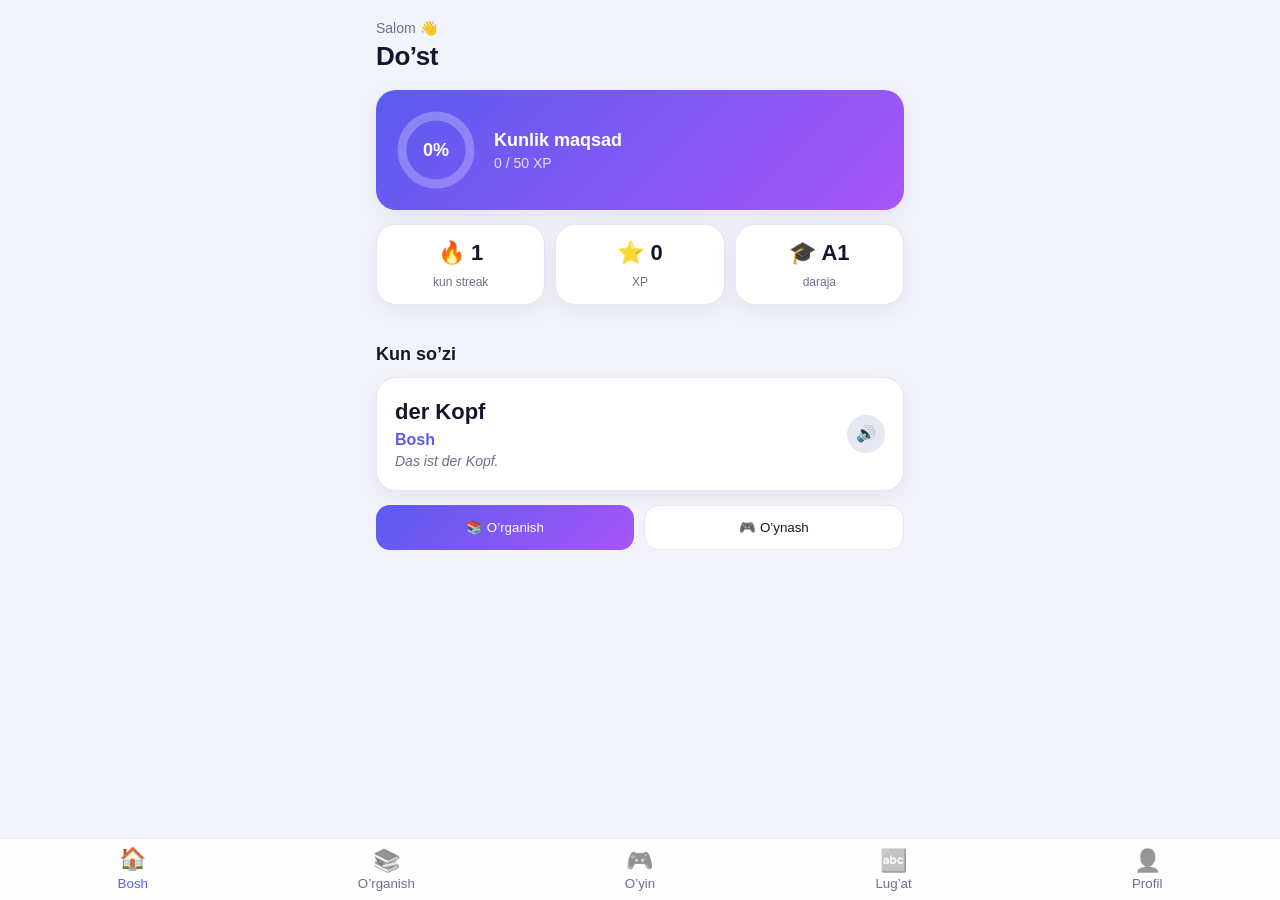
<file: index.html>
<!DOCTYPE html>
<html lang="uz">
<head>
<meta charset="UTF-8">
<meta name="viewport" content="width=device-width, initial-scale=1, viewport-fit=cover">
<meta name="theme-color" content="#5b5bf0">
<title>DeutschPower</title>
<script src="https://telegram.org/js/telegram-web-app.js"></script>
<style>
:root{
  --bg:#f3f4fb;--card:#fff;--ink:#14162b;--mute:#6b7089;--line:#e5e7f2;--nav:rgba(255,255,255,.88);
  --acc:#5b5bf0;--acc2:#a855f7;--gold:#f5b50a;--ok:#10b981;--bad:#ef4444;--shadow:0 6px 24px rgba(40,40,100,.08);
  box-sizing:border-box;
}
@media (prefers-color-scheme: dark){
  :root:not([data-theme="light"]){--bg:#0d0f1a;--card:#171a2c;--ink:#eef0ff;--mute:#9aa0bf;--line:#262a42;--nav:rgba(23,26,44,.88);--shadow:0 6px 24px rgba(0,0,0,.35)}
}
:root[data-theme="dark"]{--bg:#0d0f1a;--card:#171a2c;--ink:#eef0ff;--mute:#9aa0bf;--line:#262a42;--nav:rgba(23,26,44,.88);--shadow:0 6px 24px rgba(0,0,0,.35)}
*,*::before,*::after{box-sizing:border-box;-webkit-tap-highlight-color:transparent}
html,body{margin:0;background:var(--bg);color:var(--ink);font-family:-apple-system,BlinkMacSystemFont,'Segoe UI',Roboto,'Helvetica Neue',sans-serif;line-height:1.45}
body{padding-top:env(safe-area-inset-top,0px)}
#view{max-width:560px;margin:0 auto;padding:18px 16px calc(96px + env(safe-area-inset-bottom,0px))}
h1{font-size:26px;margin:0;letter-spacing:-.4px}
h2{font-size:18px;margin:22px 0 10px}
.mute{color:var(--mute);font-size:14px}
.card{background:var(--card);border-radius:20px;padding:18px;box-shadow:var(--shadow);margin-bottom:14px;border:1px solid var(--line)}
.hero{background:linear-gradient(135deg,var(--acc),var(--acc2));color:#fff;border:0;display:flex;align-items:center;gap:16px}
.hero .mute{color:rgba(255,255,255,.8)}
.row{display:flex;gap:10px}.row>*{flex:1}
.stat{text-align:center;padding:12px 6px}.stat b{display:block;font-size:22px}.stat span{font-size:12px;color:var(--mute)}
.btn{border:0;border-radius:14px;padding:14px 16px;font:600 16px inherit;font-family:inherit;cursor:pointer;color:#fff;background:linear-gradient(135deg,var(--acc),var(--acc2));width:100%}
.btn.sec{background:var(--card);color:var(--ink);border:1px solid var(--line)}
.btn.ok{background:var(--ok)}.btn.bad{background:var(--bad)}
.btn:active{transform:scale(.98)}
.chips{display:flex;gap:8px;overflow-x:auto;padding:2px 0 10px;scrollbar-width:none}
.chip{border:1px solid var(--line);background:var(--card);color:var(--ink);border-radius:99px;padding:7px 16px;font:600 14px inherit;font-family:inherit;white-space:nowrap;cursor:pointer}
.chip.on{background:var(--acc);border-color:var(--acc);color:#fff}
.flash{min-height:240px;display:flex;flex-direction:column;justify-content:center;align-items:center;text-align:center;cursor:pointer;gap:8px}
.flash .de{font-size:32px;font-weight:800;letter-spacing:-.5px}
.flash .uz{font-size:24px;color:var(--acc);font-weight:700}
.flash .ex{color:var(--mute);font-style:italic}
.bar{height:8px;background:var(--line);border-radius:99px;overflow:hidden}.bar>i{display:block;height:100%;background:linear-gradient(90deg,var(--acc),var(--acc2));border-radius:99px;transition:width .4s}
.opt{display:block;width:100%;text-align:left;margin-bottom:10px;padding:15px 16px;border-radius:14px;border:2px solid var(--line);background:var(--card);color:var(--ink);font:600 16px inherit;font-family:inherit;cursor:pointer}
.opt.right{border-color:var(--ok);background:color-mix(in srgb,var(--ok) 15%,var(--card))}
.opt.wrong{border-color:var(--bad);background:color-mix(in srgb,var(--bad) 15%,var(--card))}
.q{font-size:24px;font-weight:800;text-align:center;margin:10px 0 18px}
.timer{height:6px;background:var(--line);border-radius:99px;overflow:hidden;margin-bottom:6px}.timer>i{display:block;height:100%;width:100%;background:var(--gold)}
.mode{display:flex;gap:14px;align-items:center;cursor:pointer}.mode .ic{font-size:34px}
.w{display:flex;align-items:center;gap:10px;padding:12px 4px;border-bottom:1px solid var(--line);cursor:pointer}
.w:last-child{border:0}.w .t{flex:1}.w b{display:block}.w small{color:var(--mute)}
.icon{border:0;background:var(--line);color:var(--ink);width:38px;height:38px;border-radius:50%;font-size:16px;cursor:pointer}
input.search{width:100%;padding:13px 16px;border-radius:14px;border:1px solid var(--line);background:var(--card);color:var(--ink);font:16px inherit;font-family:inherit;margin-bottom:10px}
nav{position:fixed;left:0;right:0;bottom:0;display:flex;justify-content:space-around;background:var(--nav);backdrop-filter:blur(16px);-webkit-backdrop-filter:blur(16px);border-top:1px solid var(--line);padding:8px 6px calc(8px + env(safe-area-inset-bottom,0px))}
nav button{flex:1;border:0;background:none;color:var(--mute);font:600 11px inherit;font-family:inherit;display:flex;flex-direction:column;align-items:center;gap:2px;cursor:pointer}
nav button span{font-size:22px;filter:grayscale(1);opacity:.7;transition:.2s}
nav button.on{color:var(--acc)}nav button.on span{filter:none;opacity:1;transform:translateY(-2px)}
.pop{animation:pop .35s ease}@keyframes pop{from{transform:scale(.94);opacity:0}to{transform:none;opacity:1}}
.big{font-size:56px;text-align:center}
:focus-visible{outline:3px solid var(--gold);outline-offset:2px}
@media (prefers-reduced-motion:reduce){*{animation:none!important;transition:none!important}}
</style>
</head>
<body>
<main id="view"></main>
<nav id="nav" aria-label="Asosiy menyu"></nav>
<script>
const tg=window.Telegram&&window.Telegram.WebApp;
if(tg){tg.ready();tg.expand();if(tg.colorScheme)document.documentElement.dataset.theme=tg.colorScheme;}
const $=s=>document.querySelector(s);
const esc=s=>String(s).replace(/[&<>"]/g,c=>({'&':'&amp;','<':'&lt;','>':'&gt;','"':'&quot;'}[c]));
const hap=t=>{try{tg&&tg.HapticFeedback&&(t==='ok'||t==='bad'?tg.HapticFeedback.notificationOccurred(t==='ok'?'success':'error'):tg.HapticFeedback.impactOccurred('light'))}catch(e){}};
const GOAL=50, RANKS=[[0,'🌱 Anfänger'],[100,'🔍 Entdecker'],[500,'⚡ Profi'],[1500,'👑 Meister']];
let V={A1:[['das Wasser','Suv','Ich trinke Wasser.'],['das Brot','Non','Das Brot ist frisch.'],['die Tür','Eshik','Die Tür ist offen.'],['der Tisch','Stol','Der Tisch ist neu.'],['das Haus','Uy','Das Haus ist groß.']]};
fetch('vocab.json').then(r=>r.json()).then(j=>{V=j;go(tab)}).catch(()=>{});

/* ---------- holat (localStorage) ---------- */
const DEF={xp:0,streak:0,last:'',level:'A1',ok:0,total:0,dxp:0,dday:'',known:{}};
const day=()=>new Date().toISOString().slice(0,10);
let S;try{S=Object.assign({},DEF,JSON.parse(localStorage.getItem('dp5')||'{}'))}catch(e){S=Object.assign({},DEF)}
const save=()=>{try{localStorage.setItem('dp5',JSON.stringify(S))}catch(e){}};
(function(){const t=day(),y=new Date(Date.now()-864e5).toISOString().slice(0,10);
  if(S.last!==t){S.streak=S.last===y?S.streak+1:1;S.last=t}
  if(S.dday!==t){S.dday=t;S.dxp=0}save()})();
function addXp(n,ok){S.xp+=n;S.dxp+=n;if(ok!==undefined){S.total++;if(ok)S.ok++}save()}
const rank=x=>RANKS.filter(r=>x>=r[0]).pop()[1];
const nextRank=x=>{const lo=RANKS.filter(r=>x>=r[0]).pop()[0],hi=(RANKS.find(r=>r[0]>x)||[null])[0];return hi===null?[1,null]:[(x-lo)/(hi-lo),hi]};
const words=()=>V[S.level]||V.A1;
const speak=t=>{try{speechSynthesis.cancel();const u=new SpeechSynthesisUtterance(t);u.lang='de-DE';u.rate=.9;speechSynthesis.speak(u)}catch(e){}};
const shuffle=a=>{a=a.slice();for(let i=a.length-1;i>0;i--){const j=Math.random()*(i+1)|0;[a[i],a[j]]=[a[j],a[i]]}return a};
const name=()=>(tg&&tg.initDataUnsafe&&tg.initDataUnsafe.user&&tg.initDataUnsafe.user.first_name)||'Do’st';
const chips=(cur,fn)=>`<div class="chips">${Object.keys(V).map(l=>`<button class="chip ${l===cur?'on':''}" onclick="${fn}('${l}')">${l}</button>`).join('')}</div>`;

/* ---------- navigatsiya ---------- */
const TABS=[['home','🏠','Bosh'],['learn','📚','O’rganish'],['game','🎮','O’yin'],['vocab','🔤','Lug’at'],['me','👤','Profil']];
let tab='home';
function go(t){tab=t;
  $('#nav').innerHTML=TABS.map(x=>`<button class="${x[0]===t?'on':''}" onclick="go('${x[0]}')" aria-label="${x[2]}"><span>${x[1]}</span>${x[2]}</button>`).join('');
  ({home,learn,game,vocab,me})[t]();window.scrollTo(0,0);hap()}
const view=h=>{$('#view').innerHTML=`<div class="pop">${h}</div>`};

/* ---------- Bosh ---------- */
function home(){
  const p=Math.min(S.dxp/GOAL,1),C=2*Math.PI*34,w=words(),dw=w[(parseInt(day().replace(/-/g,''))%w.length)];
  view(`<div class="mute">Salom 👋</div><h1>${esc(name())}</h1><div style="height:14px"></div>
  <div class="card hero"><svg width="84" height="84" viewBox="0 0 84 84" aria-hidden="true"><circle cx="42" cy="42" r="34" fill="none" stroke="rgba(255,255,255,.25)" stroke-width="9"/><circle cx="42" cy="42" r="34" fill="none" stroke="#fff" stroke-width="9" stroke-linecap="round" stroke-dasharray="${C}" stroke-dashoffset="${C*(1-p)}" transform="rotate(-90 42 42)"/><text x="42" y="48" text-anchor="middle" fill="#fff" font-size="18" font-weight="800">${Math.round(p*100)}%</text></svg>
  <div><b style="font-size:18px">${p>=1?'Maqsad bajarildi! 🎉':'Kunlik maqsad'}</b><div class="mute">${Math.min(S.dxp,GOAL)} / ${GOAL} XP</div></div></div>
  <div class="row"><div class="card stat"><b>🔥 ${S.streak}</b><span>kun streak</span></div><div class="card stat"><b>⭐ ${S.xp}</b><span>XP</span></div><div class="card stat"><b>🎓 ${S.level}</b><span>daraja</span></div></div>
  <h2>Kun so’zi</h2><div class="card"><div style="display:flex;align-items:center;gap:10px"><div style="flex:1"><b style="font-size:22px">${esc(dw[0])}</b><div style="color:var(--acc);font-weight:700">${esc(dw[1])}</div><div class="mute"><i>${esc(dw[2])}</i></div></div><button class="icon" onclick="speak('${esc(dw[0]).replace(/'/g,'’')}')" aria-label="Talaffuz">🔊</button></div></div>
  <div class="row"><button class="btn" onclick="go('learn')">📚 O’rganish</button><button class="btn sec" onclick="go('game')">🎮 O’ynash</button></div>`)}

/* ---------- O'rganish (flashcards) ---------- */
let L={q:[],i:0,flip:false,lv:null};
function learn(){
  if(L.lv!==S.level||!L.q.length){L={q:shuffle(words().filter(x=>!S.known[x[0]])),i:0,flip:false,lv:S.level}}
  const w=words(),kn=w.filter(x=>S.known[x[0]]).length,c=L.q[L.i];
  let body;
  if(!c){body=`<div class="card"><div class="big">🏆</div><h2 style="text-align:center">Bu daraja tugadi!</h2><p class="mute" style="text-align:center">Barcha so’zlarni bildingiz yoki takrorlab chiqdingiz.</p><button class="btn" onclick="resetLevel()">Qayta boshlash</button></div>`}
  else{body=`<div class="card flash" onclick="L.flip=!L.flip;hap();learn()" role="button" tabindex="0"><div class="de">${esc(c[0])}</div>${L.flip?`<div class="uz">${esc(c[1])}</div><div class="ex">${esc(c[2])}</div>`:`<div class="mute">Tarjimani ko’rish uchun bosing</div>`}</div>
  <div class="row" style="margin-bottom:10px"><button class="btn sec" onclick="speak(L.q[L.i][0])">🔊 Eshitish</button></div>
  <div class="row"><button class="btn bad" onclick="lAns(0)">↺ Takror</button><button class="btn ok" onclick="lAns(1)">✓ Bilaman</button></div>`}
  view(`<h1>O’rganish</h1>${chips(S.level,'setLevel')}<div class="bar" style="margin-bottom:14px"><i style="width:${w.length?kn/w.length*100:0}%"></i></div><div class="mute" style="margin-bottom:12px">${kn} / ${w.length} so’z o’zlashtirildi</div>${body}`)}
function lAns(ok){const c=L.q[L.i];if(ok){S.known[c[0]]=1;addXp(3);hap('ok')}else{L.q.push(c);hap('bad')}L.i++;L.flip=false;save();learn()}
function resetLevel(){words().forEach(x=>delete S.known[x[0]]);save();L.lv=null;learn()}
function setLevel(l){S.level=l;L.lv=null;save();go(tab)}

/* ---------- O'yin (quiz) ---------- */
let G=null;
function game(){
  if(!G){return view(`<h1>O’yin</h1><p class="mute">10 ta savol, 12 soniya, combo uchun qo’shimcha XP!</p>${chips(S.level,'setLevel')}
  <div class="card mode" onclick="startGame('tr')" role="button" tabindex="0"><div class="ic">🇩🇪</div><div><b>Tarjima</b><div class="mute">Nemischa so’zning ma’nosini toping</div></div></div>
  <div class="card mode" onclick="startGame('rev')" role="button" tabindex="0"><div class="ic">🇺🇿</div><div><b>Teskari</b><div class="mute">O’zbekchasiga nemischa so’zni toping</div></div></div>
  <div class="card mode" onclick="startGame('art')" role="button" tabindex="0"><div class="ic">🧩</div><div><b>Artikl</b><div class="mute">der, die yoki das?</div></div></div>`)}
  if(G.done){const gain=G.xp;return view(`<div class="card" style="text-align:center"><div class="big">${G.score>=8?'🏆':G.score>=5?'👏':'💪'}</div><h1>${G.score} / ${G.n}</h1><p class="mute">Eng uzun combo: ${G.best} • +${gain} XP</p><button class="btn" onclick="startGame('${G.mode}')">Yana o’ynash</button><div style="height:10px"></div><button class="btn sec" onclick="G=null;game()">Menyu</button></div>`)}
  const q=G.cur;
  view(`<div class="row" style="align-items:center;margin-bottom:8px"><span class="mute">Savol ${G.i+1}/${G.n}</span><span style="text-align:right;font-weight:700">🔥 ${G.combo}</span></div>
  <div class="timer"><i id="tm"></i></div><div class="q">${esc(q.text)}</div>${q.opts.map((o,i)=>`<button class="opt" onclick="gAns(${i})">${esc(o)}</button>`).join('')}`);
  clearTimeout(G.t);const tm=$('#tm');tm.style.transition='none';tm.style.width='100%';void tm.offsetWidth;tm.style.transition='width 12s linear';tm.style.width='0%';
  G.t=setTimeout(()=>gAns(-1),12000)}
function mkQ(mode){const w=words(),art=w.filter(x=>/^(der|die|das) /i.test(x[0]));
  if(mode==='art'&&art.length){const x=art[Math.random()*art.length|0],[a,n]=[x[0].split(' ')[0].toLowerCase(),x[0].split(' ').slice(1).join(' ')],o=['der','die','das'];return{text:`___ ${n}`,opts:o,right:o.indexOf(a)}}
  const x=w[Math.random()*w.length|0],others=shuffle(w.filter(y=>y[0]!==x[0]&&y[1]!==x[1])).slice(0,3);
  const rev=mode==='rev',opts=shuffle([rev?x[0]:x[1],...others.map(y=>rev?y[0]:y[1])]);
  return{text:rev?`«${x[1]}» — nemischasi?`:`«${x[0]}» — o’zbekchasi?`,opts,right:opts.indexOf(rev?x[0]:x[1])}}
function startGame(mode){G={mode,i:0,n:10,score:0,combo:0,best:0,xp:0,lock:false,done:false};G.cur=mkQ(mode);game()}
function gAns(i){if(G.lock)return;G.lock=true;clearTimeout(G.t);const q=G.cur,ok=i===q.right;
  document.querySelectorAll('.opt').forEach((b,k)=>{if(k===q.right)b.classList.add('right');else if(k===i)b.classList.add('wrong')});
  if(ok){G.score++;G.combo++;G.best=Math.max(G.best,G.combo);const x=10+Math.min(G.combo,5)*2;G.xp+=x;addXp(x,true);hap('ok')}else{G.combo=0;G.xp+=1;addXp(1,false);hap('bad')}
  setTimeout(()=>{G.i++;G.lock=false;if(G.i>=G.n)G.done=true;else G.cur=mkQ(G.mode);game()},900)}

/* ---------- Lug'at ---------- */
let VQ='',open_=-1;
function vocab(){view(`<h1>Lug’at</h1>${chips(S.level,'setLevel')}<input class="search" id="vs" placeholder="🔍 Qidirish…" value="${esc(VQ)}" oninput="VQ=this.value;open_=-1;vlist()" aria-label="Qidirish"><div class="card" id="vl" style="padding:8px 16px"></div>`);vlist()}
function vlist(){const q=VQ.trim().toLowerCase(),l=words().map((x,i)=>[x,i]).filter(([x])=>!q||x[0].toLowerCase().includes(q)||x[1].toLowerCase().includes(q)).slice(0,80);
  $('#vl').innerHTML=l.length?l.map(([x,i])=>`<div class="w" onclick="open_=open_===${i}?-1:${i};vlist()"><div class="t"><b>${esc(x[0])}</b><small>${esc(x[1])}</small>${open_===i?`<div class="mute" style="margin-top:6px"><i>${esc(x[2])}</i></div>`:''}</div><button class="icon" onclick="event.stopPropagation();speak(words()[${i}][0])" aria-label="Talaffuz">🔊</button></div>`).join(''):'<p class="mute">Hech narsa topilmadi</p>'}

/* ---------- Profil ---------- */
function me(){const [p,hi]=nextRank(S.xp),acc=S.total?Math.round(S.ok/S.total*100):0,kn=Object.keys(S.known).length;
  view(`<div class="card" style="text-align:center"><div style="width:76px;height:76px;margin:0 auto 10px;border-radius:50%;background:linear-gradient(135deg,var(--acc),var(--acc2));color:#fff;display:grid;place-items:center;font-size:34px;font-weight:800">${esc(name()[0].toUpperCase())}</div><h1>${esc(name())}</h1><div style="font-weight:700;margin:6px 0">${rank(S.xp)}</div><div class="bar"><i style="width:${p*100}%"></i></div><div class="mute" style="margin-top:6px">${hi?`Keyingi daraja: ${hi} XP`:'Eng yuqori daraja!'}</div></div>
  <div class="row"><div class="card stat"><b>⭐ ${S.xp}</b><span>XP</span></div><div class="card stat"><b>🔥 ${S.streak}</b><span>streak</span></div></div>
  <div class="row"><div class="card stat"><b>🎯 ${acc}%</b><span>aniqlik</span></div><div class="card stat"><b>📚 ${kn}</b><span>bilgan so’z</span></div></div>
  <h2>Daraja</h2>${chips(S.level,'setLevel')}
  <button class="btn sec" style="margin-top:8px" onclick="if(confirm('Hamma natijalar o’chadi. Davom etasizmi?')){localStorage.removeItem('dp5');location.reload()}">🗑 Natijalarni tozalash</button>`)}

go('home');
</script>
</body>
</html>
</file>
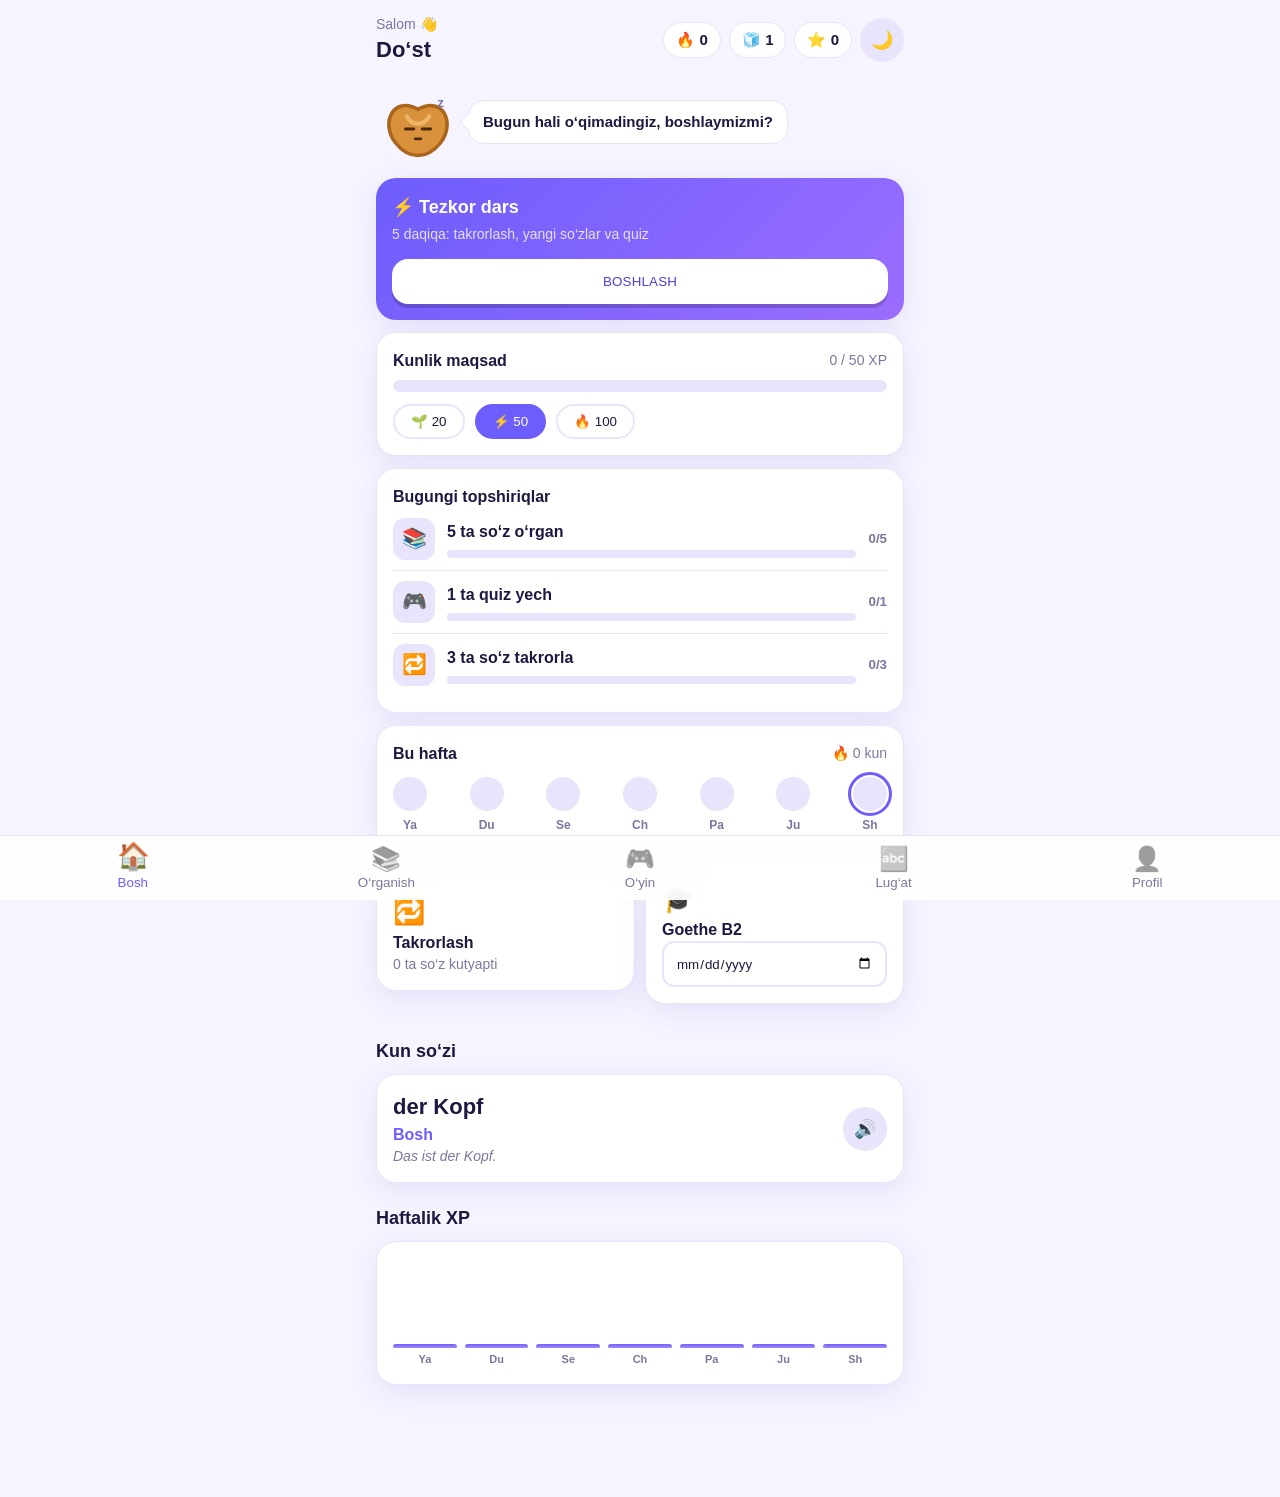
<file: v2/index.html>
<!DOCTYPE html>
<html lang="uz">
<head>
<meta charset="UTF-8">
<meta name="viewport" content="width=device-width, initial-scale=1, viewport-fit=cover">
<meta name="theme-color" content="#6d5dfc">
<title>DeutschPower</title>
<link rel="stylesheet" href="tokens.css">
<link rel="stylesheet" href="app.css">
<script src="https://telegram.org/js/telegram-web-app.js"></script>
</head>
<body>
<main id="view"></main>
<nav id="nav" aria-label="Asosiy menyu"></nav>
<script type="module" src="app.js"></script>
</body>
</html>
</file>
<file: v2/tokens.css>
/* Dizayn tokenlari: butun ilova ranglari, burchaklari va soyalari shu yerda */
:root{
  --bg:#f6f4ff;--card:#fff;--ink:#1c1840;--mute:#7a77a0;--line:#e8e4fb;--nav:rgba(255,255,255,.9);
  --pri:#6d5dfc;--pri-d:#4f3fd6;--acc:#ff9f1c;--acc-d:#d97f00;--ok:#2bc48a;--ok-d:#1b9a6b;--bad:#ff5c6c;
  --r:20px;--sh:0 8px 28px rgba(80,60,200,.10);--ease:cubic-bezier(.2,.8,.2,1);
  box-sizing:border-box;
}
@media (prefers-color-scheme: dark){
  :root:not([data-theme="light"]){--bg:#0f0d1f;--card:#1a1735;--ink:#f1eeff;--mute:#a29fc9;--line:#2c2850;--nav:rgba(26,23,53,.9);--sh:0 8px 28px rgba(0,0,0,.4)}
}
:root[data-theme="dark"]{--bg:#0f0d1f;--card:#1a1735;--ink:#f1eeff;--mute:#a29fc9;--line:#2c2850;--nav:rgba(26,23,53,.9);--sh:0 8px 28px rgba(0,0,0,.4)}
</file>
<file: v2/app.css>
*,*::before,*::after{box-sizing:border-box;-webkit-tap-highlight-color:transparent}
html,body{margin:0;background:var(--bg);color:var(--ink);font-family:ui-rounded,-apple-system,BlinkMacSystemFont,'Segoe UI',Roboto,sans-serif;line-height:1.45}
body{padding-top:env(safe-area-inset-top,0px)}
#view{max-width:560px;margin:0 auto;padding:14px 16px calc(100px + env(safe-area-inset-bottom,0px))}
h1,h2,h3,p{margin:0}h2{font-size:18px;margin:22px 0 10px}
.mute{color:var(--mute);font-size:14px}
.row{display:flex;gap:10px;align-items:center}.grow{flex:1}
.card{background:var(--card);border:1px solid var(--line);border-radius:var(--r);padding:16px;box-shadow:var(--sh);margin-bottom:12px}
/* tugmalar: bosilganda cho'kadi */
.btn{display:block;width:100%;border:0;border-radius:16px;padding:15px;font:800 16px inherit;font-family:inherit;color:#fff;background:var(--pri);box-shadow:0 4px 0 var(--pri-d);cursor:pointer;transition:transform .08s,box-shadow .08s;text-align:center;letter-spacing:.2px}
.btn:active{transform:translateY(4px);box-shadow:0 0 0 var(--pri-d)}
.btn.ok{background:var(--ok);box-shadow:0 4px 0 var(--ok-d)}.btn.ok:active{box-shadow:0 0 0 var(--ok-d)}
.btn.sm{padding:10px 14px;font-size:14px;width:auto}
.icon{border:0;background:var(--line);color:var(--ink);width:44px;height:44px;border-radius:50%;font-size:18px;cursor:pointer}
.chip{border:2px solid var(--line);background:var(--card);color:var(--ink);border-radius:99px;padding:8px 16px;font:700 14px inherit;font-family:inherit;cursor:pointer}
.chip.on{background:var(--pri);border-color:var(--pri);color:#fff}
.bar{height:12px;background:var(--line);border-radius:99px;overflow:hidden}.bar>i{display:block;height:100%;border-radius:99px;background:linear-gradient(90deg,var(--pri),#a78bfa);transition:width .6s var(--ease)}
.bar.acc>i{background:linear-gradient(90deg,var(--acc),#ffd166)}
/* header */
.top{display:flex;align-items:center;gap:8px;margin-bottom:14px}
.pill{display:flex;align-items:center;gap:4px;background:var(--card);border:1px solid var(--line);border-radius:99px;padding:6px 12px;font-weight:800;font-size:15px}
/* Brezel va nutq pufagi */
.hello{display:flex;align-items:center;gap:8px;margin-bottom:14px}
.bubble{position:relative;background:var(--card);border:1px solid var(--line);border-radius:16px;padding:10px 14px;font-weight:700;font-size:15px}
.bubble::before{content:"";position:absolute;left:-7px;top:50%;width:12px;height:12px;background:var(--card);border-left:1px solid var(--line);border-bottom:1px solid var(--line);transform:translateY(-50%) rotate(45deg)}
/* hero (tezkor dars) */
.hero{background:linear-gradient(135deg,var(--pri),#9b6dff);color:#fff;border:0}
.hero .mute{color:rgba(255,255,255,.8)}
.hero .btn{background:#fff;color:var(--pri-d);box-shadow:0 4px 0 rgba(0,0,0,.18)}
/* topshiriqlar */
.q{display:flex;align-items:center;gap:12px;padding:10px 0;border-bottom:1px solid var(--line)}.q:last-child{border:0}
.q .ic{width:42px;height:42px;border-radius:12px;display:grid;place-items:center;font-size:20px;background:var(--line)}
.q.done .ic{background:var(--ok)}.q small{color:var(--mute);font-weight:700}
/* kalendar va grafik */
.week{display:flex;justify-content:space-between}
.day{display:flex;flex-direction:column;align-items:center;gap:6px;font-size:12px;font-weight:800;color:var(--mute)}
.day i{width:34px;height:34px;border-radius:50%;display:grid;place-items:center;font-style:normal;background:var(--line);font-size:15px}
.day.on i{background:var(--acc);color:#fff}.day.today i{outline:3px solid var(--pri);outline-offset:2px}
.chart{display:flex;align-items:flex-end;justify-content:space-between;gap:8px;height:110px}
.chart div{flex:1;display:flex;flex-direction:column;align-items:center;justify-content:flex-end;height:100%;gap:4px;font-size:11px;color:var(--mute);font-weight:700}
.chart b{width:100%;border-radius:8px 8px 4px 4px;background:linear-gradient(var(--pri),#a78bfa);min-height:4px;transition:height .6s var(--ease)}
input.date{width:100%;padding:12px;border-radius:12px;border:2px solid var(--line);background:var(--card);color:var(--ink);font:16px inherit;font-family:inherit}
/* pastki menyu */
nav{position:fixed;left:0;right:0;bottom:0;display:flex;background:var(--nav);backdrop-filter:blur(16px);-webkit-backdrop-filter:blur(16px);border-top:1px solid var(--line);padding:8px 6px calc(8px + env(safe-area-inset-bottom,0px))}
nav button{flex:1;border:0;background:none;color:var(--mute);font:800 11px inherit;font-family:inherit;display:flex;flex-direction:column;align-items:center;gap:2px;cursor:pointer;min-height:48px}
nav button span{font-size:24px;filter:grayscale(1);opacity:.65;transition:transform .25s var(--ease)}
nav button.on{color:var(--pri)}nav button.on span{filter:none;opacity:1;transform:translateY(-3px) scale(1.1)}
/* animatsiyalar */
.pop{animation:pop .35s var(--ease)}@keyframes pop{from{opacity:0;transform:translateY(10px) scale(.98)}to{opacity:1;transform:none}}
.toast{position:fixed;left:50%;top:calc(16px + env(safe-area-inset-top,0px));transform:translateX(-50%);background:var(--ink);color:var(--bg);padding:10px 18px;border-radius:99px;font-weight:800;z-index:50;animation:pop .3s var(--ease)}
.conf{position:fixed;top:-20px;font-size:22px;z-index:49;pointer-events:none;animation:fall 1.8s ease-in forwards}
@keyframes fall{to{transform:translateY(105vh) rotate(540deg);opacity:.8}}
:focus-visible{outline:3px solid var(--acc);outline-offset:2px}
@media (prefers-reduced-motion:reduce){*{animation:none!important;transition:none!important}}
</file>
